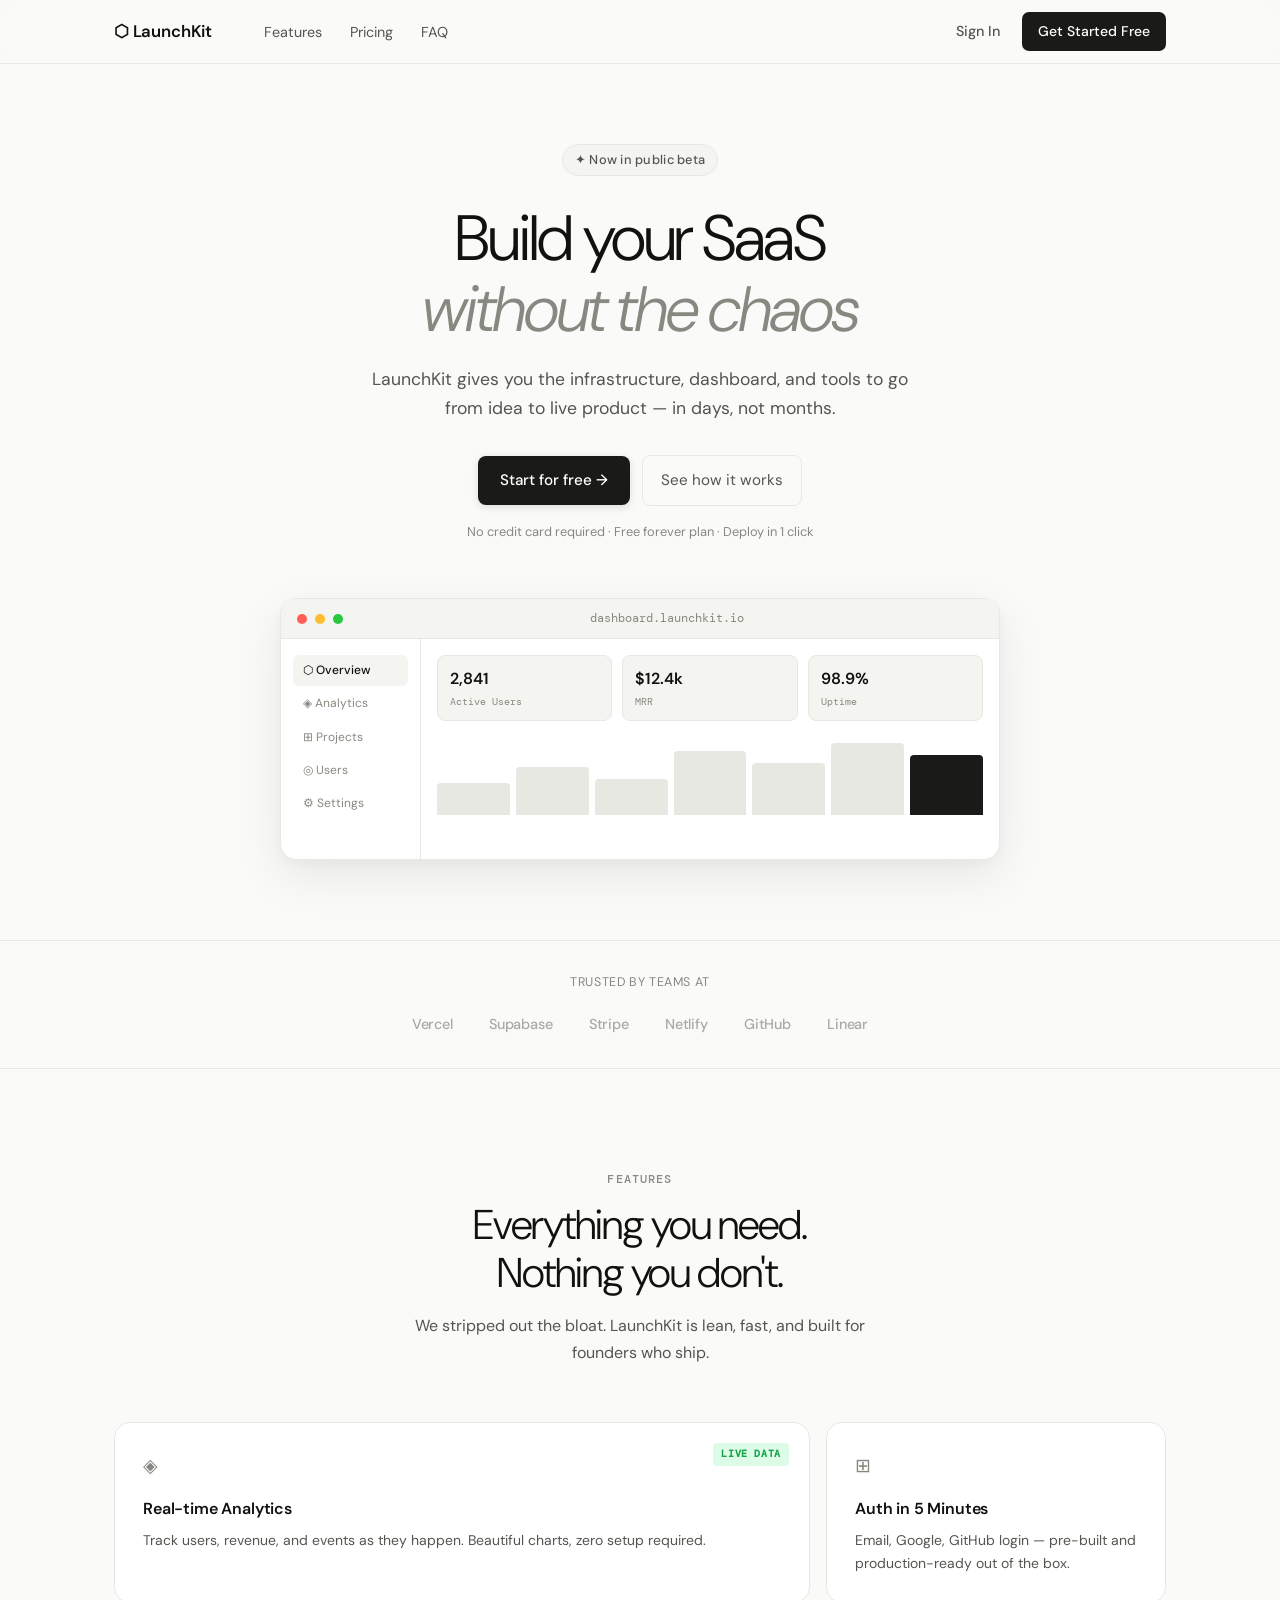
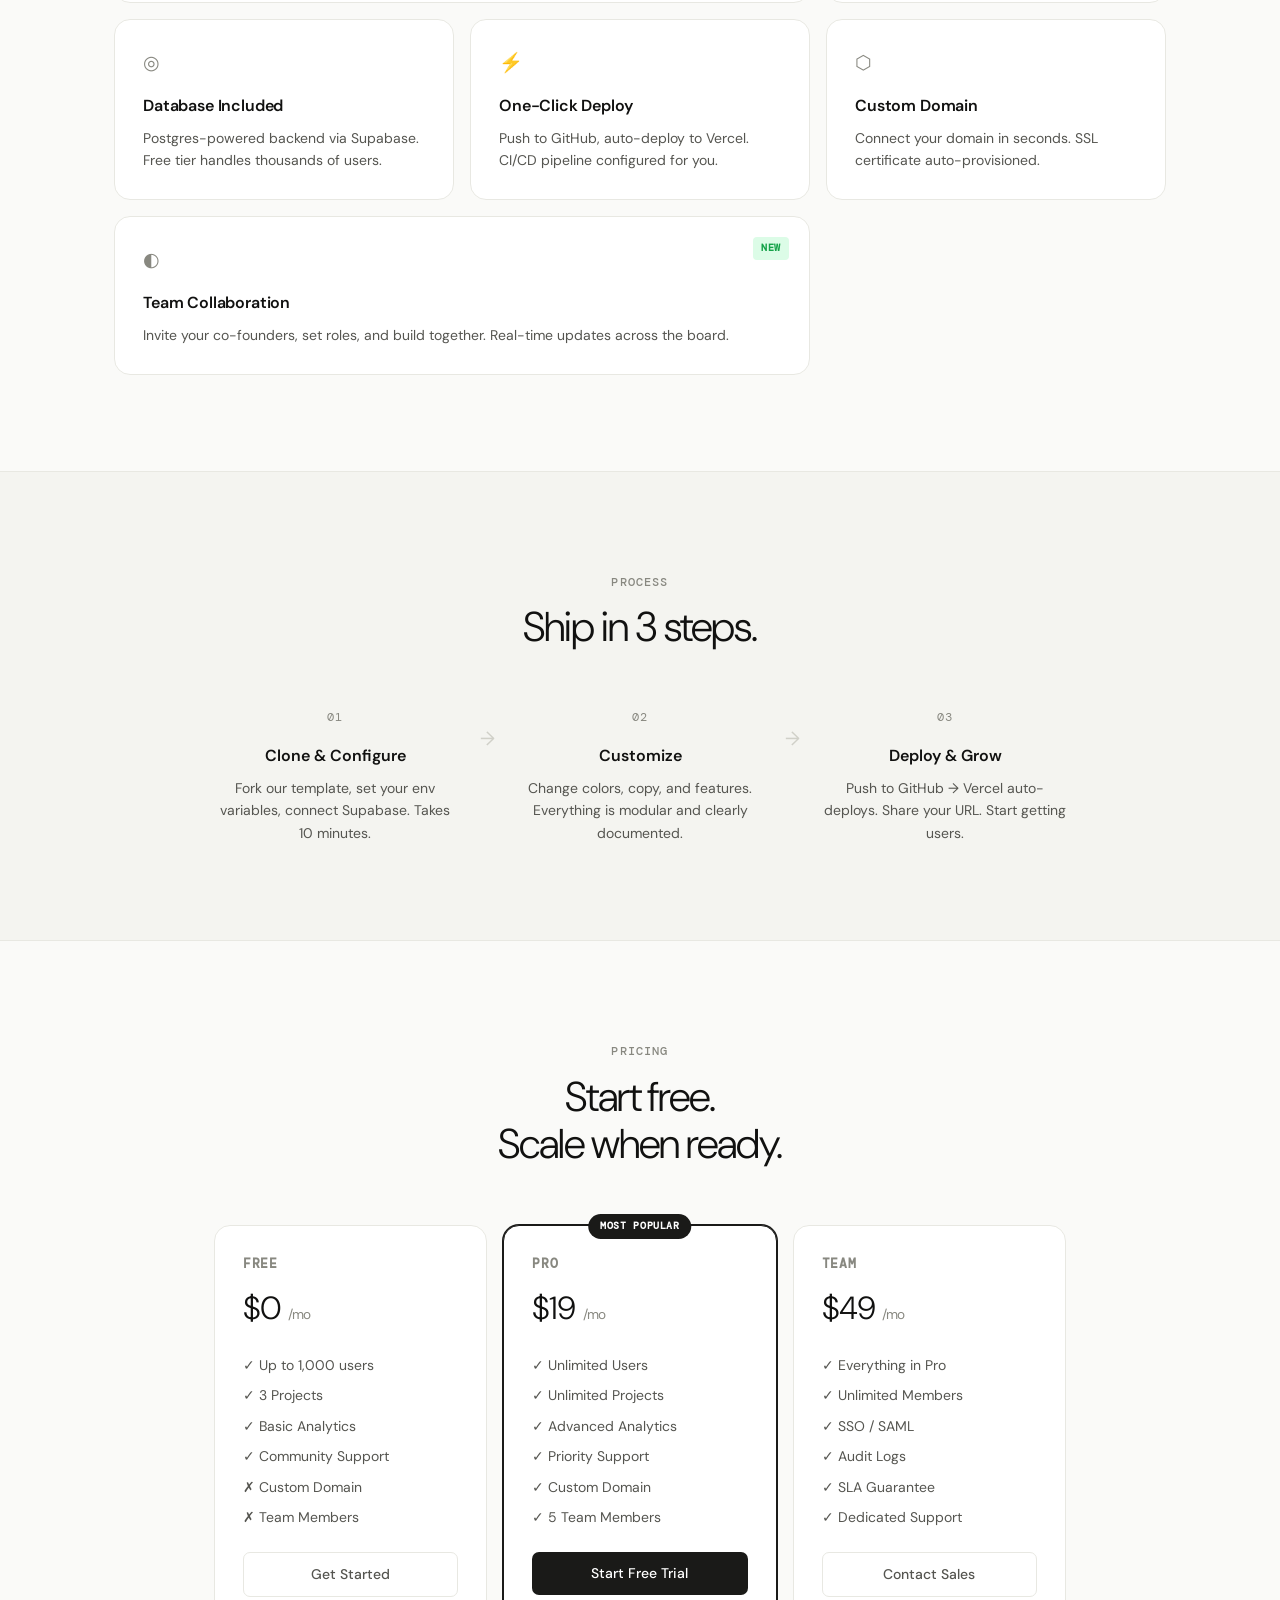
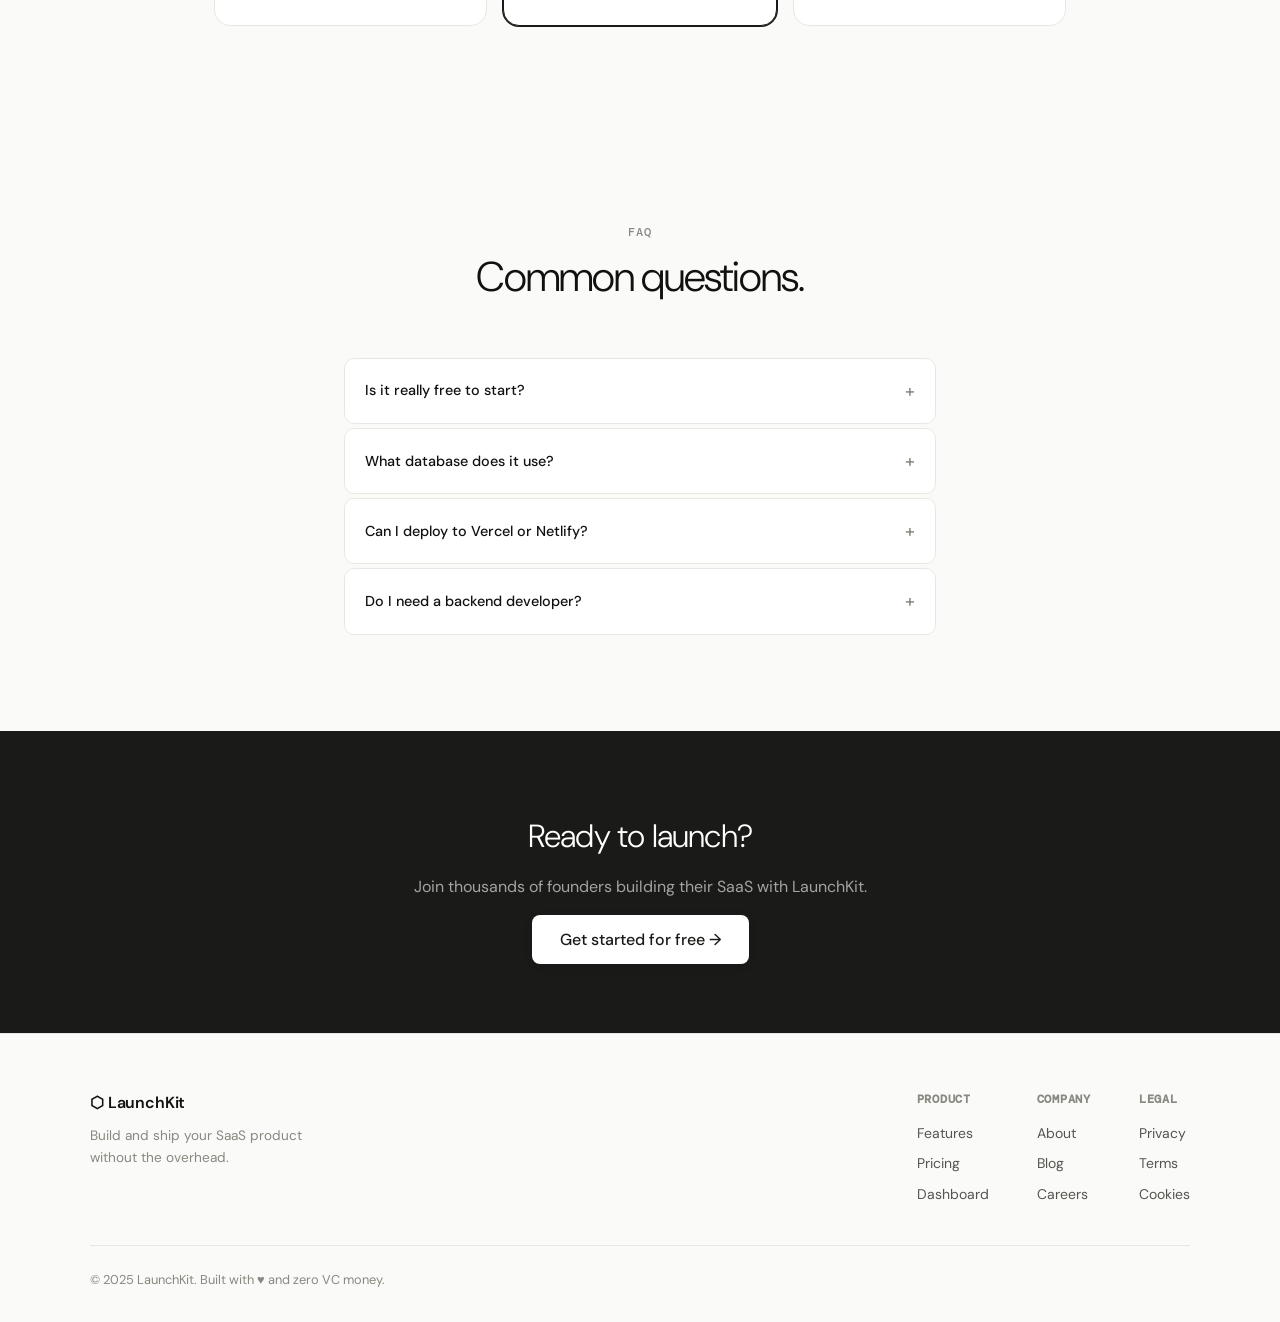
<file: index.html>
<!DOCTYPE html>
<html lang="en">
<head>
  <meta charset="UTF-8" />
  <meta name="viewport" content="width=device-width, initial-scale=1.0"/>
  <title>LaunchKit — Build Faster, Ship Smarter</title>
  <link rel="stylesheet" href="style.css"/>
  <link href="https://fonts.googleapis.com/css2?family=DM+Sans:ital,wght@0,300;0,400;0,500;0,600;1,400&family=DM+Mono:wght@400;500&display=swap" rel="stylesheet"/>
</head>
<body>

  <!-- NAV -->
  <nav class="nav" id="navbar">
    <div class="nav-inner">
      <a href="/" class="logo">⬡ LaunchKit</a>
      <ul class="nav-links">
        <li><a href="#features">Features</a></li>
        <li><a href="#pricing">Pricing</a></li>
        <li><a href="#faq">FAQ</a></li>
      </ul>
      <div class="nav-cta">
        <a href="login.html" class="btn-ghost">Sign In</a>
        <a href="dashboard.html" class="btn-solid">Get Started Free</a>
      </div>
    </div>
  </nav>

  <!-- HERO -->
  <section class="hero">
    <div class="hero-badge">✦ Now in public beta</div>
    <h1 class="hero-title">Build your SaaS<br/><em>without the chaos</em></h1>
    <p class="hero-sub">LaunchKit gives you the infrastructure, dashboard, and tools to go from idea to live product — in days, not months.</p>
    <div class="hero-actions">
      <a href="dashboard.html" class="btn-primary">Start for free →</a>
      <a href="#features" class="btn-secondary">See how it works</a>
    </div>
    <div class="hero-meta">No credit card required · Free forever plan · Deploy in 1 click</div>

    <div class="hero-visual">
      <div class="dash-preview">
        <div class="dp-bar">
          <span class="dp-dot r"></span><span class="dp-dot y"></span><span class="dp-dot g"></span>
          <span class="dp-title">dashboard.launchkit.io</span>
        </div>
        <div class="dp-body">
          <div class="dp-sidebar">
            <div class="dp-sitem active">⬡ Overview</div>
            <div class="dp-sitem">◈ Analytics</div>
            <div class="dp-sitem">⊞ Projects</div>
            <div class="dp-sitem">◎ Users</div>
            <div class="dp-sitem">⚙ Settings</div>
          </div>
          <div class="dp-main">
            <div class="dp-cards">
              <div class="dp-card"><span class="dp-num">2,841</span><span class="dp-label">Active Users</span></div>
              <div class="dp-card"><span class="dp-num">$12.4k</span><span class="dp-label">MRR</span></div>
              <div class="dp-card"><span class="dp-num">98.9%</span><span class="dp-label">Uptime</span></div>
            </div>
            <div class="dp-chart">
              <div class="dp-bar-wrap">
                <div class="dp-bar-item" style="height:40%"></div>
                <div class="dp-bar-item" style="height:60%"></div>
                <div class="dp-bar-item" style="height:45%"></div>
                <div class="dp-bar-item" style="height:80%"></div>
                <div class="dp-bar-item" style="height:65%"></div>
                <div class="dp-bar-item" style="height:90%"></div>
                <div class="dp-bar-item active" style="height:75%"></div>
              </div>
            </div>
          </div>
        </div>
      </div>
    </div>
  </section>

  <!-- LOGOS -->
  <section class="logos">
    <p class="logos-label">Trusted by teams at</p>
    <div class="logos-row">
      <span>Vercel</span><span>Supabase</span><span>Stripe</span><span>Netlify</span><span>GitHub</span><span>Linear</span>
    </div>
  </section>

  <!-- FEATURES -->
  <section class="features" id="features">
    <div class="section-header">
      <span class="section-tag">Features</span>
      <h2>Everything you need.<br/>Nothing you don't.</h2>
      <p>We stripped out the bloat. LaunchKit is lean, fast, and built for founders who ship.</p>
    </div>
    <div class="features-grid">
      <div class="feat-card feat-big">
        <div class="feat-icon">◈</div>
        <h3>Real-time Analytics</h3>
        <p>Track users, revenue, and events as they happen. Beautiful charts, zero setup required.</p>
        <div class="feat-tag">Live data</div>
      </div>
      <div class="feat-card">
        <div class="feat-icon">⊞</div>
        <h3>Auth in 5 Minutes</h3>
        <p>Email, Google, GitHub login — pre-built and production-ready out of the box.</p>
      </div>
      <div class="feat-card">
        <div class="feat-icon">◎</div>
        <h3>Database Included</h3>
        <p>Postgres-powered backend via Supabase. Free tier handles thousands of users.</p>
      </div>
      <div class="feat-card">
        <div class="feat-icon">⚡</div>
        <h3>One-Click Deploy</h3>
        <p>Push to GitHub, auto-deploy to Vercel. CI/CD pipeline configured for you.</p>
      </div>
      <div class="feat-card">
        <div class="feat-icon">⬡</div>
        <h3>Custom Domain</h3>
        <p>Connect your domain in seconds. SSL certificate auto-provisioned.</p>
      </div>
      <div class="feat-card feat-big right">
        <div class="feat-icon">◐</div>
        <h3>Team Collaboration</h3>
        <p>Invite your co-founders, set roles, and build together. Real-time updates across the board.</p>
        <div class="feat-tag">New</div>
      </div>
    </div>
  </section>

  <!-- HOW IT WORKS -->
  <section class="how" id="how">
    <div class="section-header">
      <span class="section-tag">Process</span>
      <h2>Ship in 3 steps.</h2>
    </div>
    <div class="steps">
      <div class="step">
        <div class="step-num">01</div>
        <h3>Clone & Configure</h3>
        <p>Fork our template, set your env variables, connect Supabase. Takes 10 minutes.</p>
      </div>
      <div class="step-divider">→</div>
      <div class="step">
        <div class="step-num">02</div>
        <h3>Customize</h3>
        <p>Change colors, copy, and features. Everything is modular and clearly documented.</p>
      </div>
      <div class="step-divider">→</div>
      <div class="step">
        <div class="step-num">03</div>
        <h3>Deploy & Grow</h3>
        <p>Push to GitHub → Vercel auto-deploys. Share your URL. Start getting users.</p>
      </div>
    </div>
  </section>

  <!-- PRICING -->
  <section class="pricing" id="pricing">
    <div class="section-header">
      <span class="section-tag">Pricing</span>
      <h2>Start free.<br/>Scale when ready.</h2>
    </div>
    <div class="pricing-grid">
      <div class="plan">
        <div class="plan-name">Free</div>
        <div class="plan-price">$0 <span>/mo</span></div>
        <ul class="plan-features">
          <li>✓ Up to 1,000 users</li>
          <li>✓ 3 Projects</li>
          <li>✓ Basic Analytics</li>
          <li>✓ Community Support</li>
          <li>✗ Custom Domain</li>
          <li>✗ Team Members</li>
        </ul>
        <a href="dashboard.html" class="btn-plan-ghost">Get Started</a>
      </div>
      <div class="plan plan-featured">
        <div class="plan-badge">Most Popular</div>
        <div class="plan-name">Pro</div>
        <div class="plan-price">$19 <span>/mo</span></div>
        <ul class="plan-features">
          <li>✓ Unlimited Users</li>
          <li>✓ Unlimited Projects</li>
          <li>✓ Advanced Analytics</li>
          <li>✓ Priority Support</li>
          <li>✓ Custom Domain</li>
          <li>✓ 5 Team Members</li>
        </ul>
        <a href="dashboard.html" class="btn-plan-solid">Start Free Trial</a>
      </div>
      <div class="plan">
        <div class="plan-name">Team</div>
        <div class="plan-price">$49 <span>/mo</span></div>
        <ul class="plan-features">
          <li>✓ Everything in Pro</li>
          <li>✓ Unlimited Members</li>
          <li>✓ SSO / SAML</li>
          <li>✓ Audit Logs</li>
          <li>✓ SLA Guarantee</li>
          <li>✓ Dedicated Support</li>
        </ul>
        <a href="dashboard.html" class="btn-plan-ghost">Contact Sales</a>
      </div>
    </div>
  </section>

  <!-- FAQ -->
  <section class="faq" id="faq">
    <div class="section-header">
      <span class="section-tag">FAQ</span>
      <h2>Common questions.</h2>
    </div>
    <div class="faq-list">
      <details class="faq-item">
        <summary>Is it really free to start?</summary>
        <p>Yes. Our free tier is generous and never expires. No credit card needed. You only upgrade when your business grows.</p>
      </details>
      <details class="faq-item">
        <summary>What database does it use?</summary>
        <p>We use Supabase (Postgres) for the database. Their free tier gives you 500MB storage and handles thousands of rows — more than enough to start.</p>
      </details>
      <details class="faq-item">
        <summary>Can I deploy to Vercel or Netlify?</summary>
        <p>Absolutely. LaunchKit is built for both. We include a vercel.json and netlify.toml config. Just connect your GitHub repo and it deploys automatically.</p>
      </details>
      <details class="faq-item">
        <summary>Do I need a backend developer?</summary>
        <p>No. Supabase handles the backend, auth, and database. You just write frontend code and configure the dashboard. No server management needed.</p>
      </details>
    </div>
  </section>

  <!-- CTA BANNER -->
  <section class="cta-banner">
    <h2>Ready to launch?</h2>
    <p>Join thousands of founders building their SaaS with LaunchKit.</p>
    <a href="dashboard.html" class="btn-primary large">Get started for free →</a>
  </section>

  <!-- FOOTER -->
  <footer class="footer">
    <div class="footer-inner">
      <div class="footer-brand">
        <span class="logo">⬡ LaunchKit</span>
        <p>Build and ship your SaaS product without the overhead.</p>
      </div>
      <div class="footer-links">
        <div>
          <h4>Product</h4>
          <a href="#features">Features</a>
          <a href="#pricing">Pricing</a>
          <a href="dashboard.html">Dashboard</a>
        </div>
        <div>
          <h4>Company</h4>
          <a href="#">About</a>
          <a href="#">Blog</a>
          <a href="#">Careers</a>
        </div>
        <div>
          <h4>Legal</h4>
          <a href="#">Privacy</a>
          <a href="#">Terms</a>
          <a href="#">Cookies</a>
        </div>
      </div>
    </div>
    <div class="footer-bottom">
      <p>© 2025 LaunchKit. Built with ♥ and zero VC money.</p>
    </div>
  </footer>

  <script src="main.js"></script>
</body>
</html>
</file>
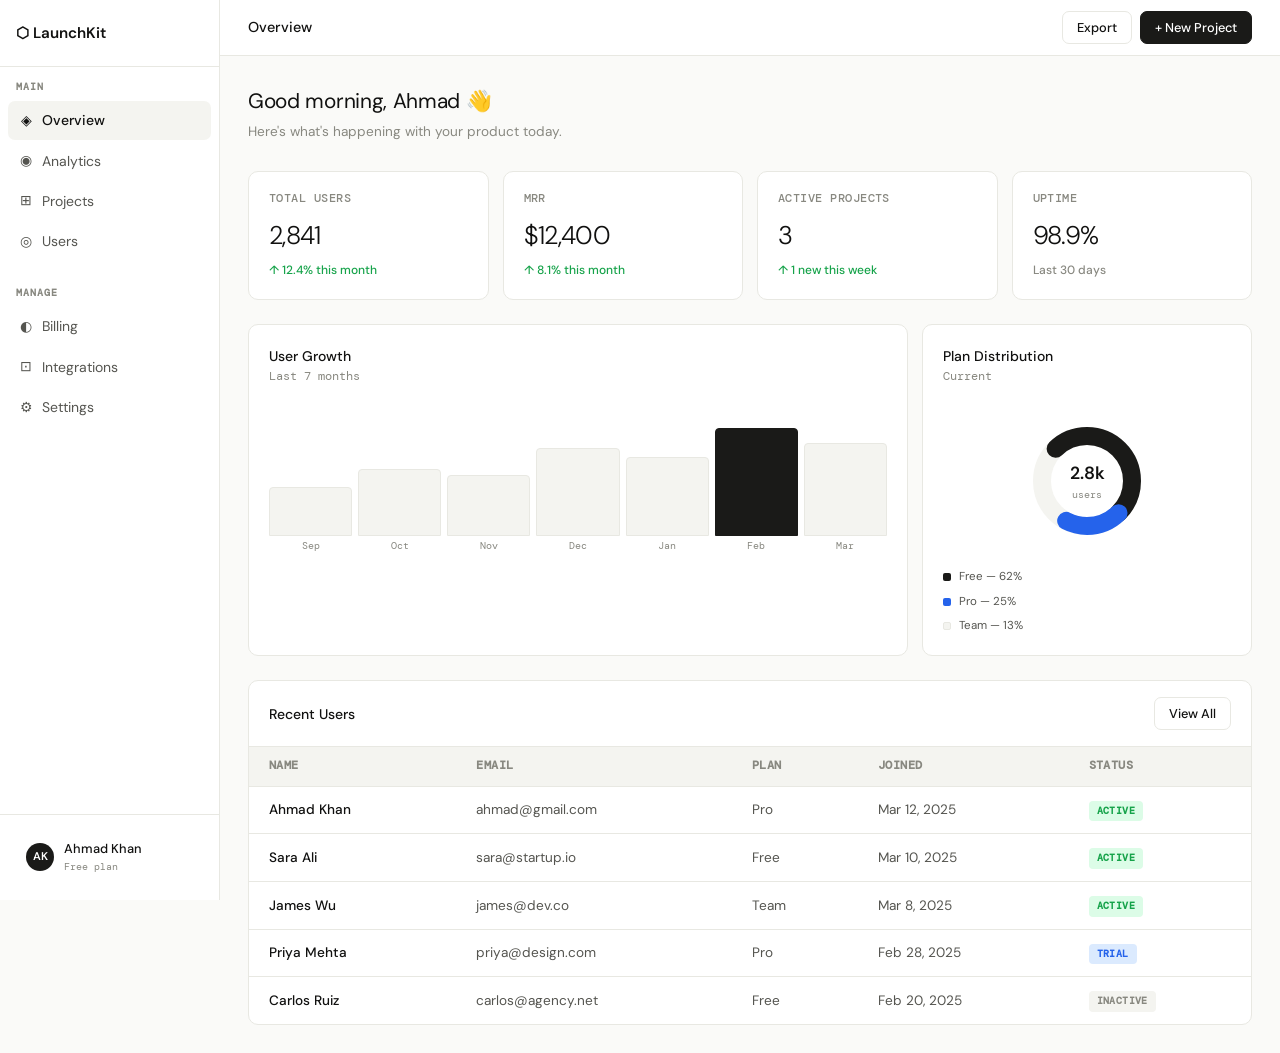
<file: dashboard.html>
<!DOCTYPE html>
<html lang="en">
<head>
  <meta charset="UTF-8"/>
  <meta name="viewport" content="width=device-width, initial-scale=1.0"/>
  <title>Dashboard — LaunchKit</title>
  <link rel="stylesheet" href="style.css"/>
  <link href="https://fonts.googleapis.com/css2?family=DM+Sans:ital,wght@0,300;0,400;0,500;0,600;1,400&family=DM+Mono:wght@400;500&display=swap" rel="stylesheet"/>
</head>
<body>
<div class="dash-layout">

  <!-- SIDEBAR -->
  <aside class="sidebar">
    <div class="sidebar-top">
      <a href="index.html" class="sidebar-logo">⬡ LaunchKit</a>
    </div>
    <nav class="sidebar-nav">
      <div class="nav-section">
        <div class="nav-section-label">Main</div>
        <a href="dashboard.html" class="nav-item active">
          <span class="icon">◈</span> Overview
        </a>
        <a href="#" class="nav-item">
          <span class="icon">◉</span> Analytics
        </a>
        <a href="#" class="nav-item">
          <span class="icon">⊞</span> Projects
        </a>
        <a href="#" class="nav-item">
          <span class="icon">◎</span> Users
        </a>
      </div>
      <div class="nav-section">
        <div class="nav-section-label">Manage</div>
        <a href="#" class="nav-item">
          <span class="icon">◐</span> Billing
        </a>
        <a href="#" class="nav-item">
          <span class="icon">⊡</span> Integrations
        </a>
        <a href="#" class="nav-item">
          <span class="icon">⚙</span> Settings
        </a>
      </div>
    </nav>
    <div class="sidebar-bottom">
      <div class="user-chip">
        <div class="user-avatar">AK</div>
        <div class="user-info">
          <div class="user-name">Ahmad Khan</div>
          <div class="user-plan">Free plan</div>
        </div>
      </div>
    </div>
  </aside>

  <!-- MAIN -->
  <main class="dash-main">
    <div class="dash-topbar">
      <span class="dash-topbar-title">Overview</span>
      <div class="dash-topbar-right">
        <button class="topbar-btn">Export</button>
        <button class="topbar-btn primary">+ New Project</button>
      </div>
    </div>

    <div class="dash-content">
      <div class="dash-greeting">
        <h1>Good morning, Ahmad 👋</h1>
        <p>Here's what's happening with your product today.</p>
      </div>

      <!-- STATS -->
      <div class="stat-grid">
        <div class="stat-card">
          <div class="stat-label">Total Users</div>
          <div class="stat-value" id="stat-users">2,841</div>
          <div class="stat-change">↑ 12.4% this month</div>
        </div>
        <div class="stat-card">
          <div class="stat-label">MRR</div>
          <div class="stat-value" id="stat-mrr">$12,400</div>
          <div class="stat-change">↑ 8.1% this month</div>
        </div>
        <div class="stat-card">
          <div class="stat-label">Active Projects</div>
          <div class="stat-value">3</div>
          <div class="stat-change">↑ 1 new this week</div>
        </div>
        <div class="stat-card">
          <div class="stat-label">Uptime</div>
          <div class="stat-value">98.9%</div>
          <div class="stat-change" style="color:var(--text-3)">Last 30 days</div>
        </div>
      </div>

      <!-- CHARTS -->
      <div class="chart-row">
        <div class="chart-card">
          <div class="chart-card-header">
            <div>
              <div class="chart-card-title">User Growth</div>
              <div class="chart-card-sub">Last 7 months</div>
            </div>
          </div>
          <div class="chart-bars" id="chart-bars">
            <!-- filled by JS -->
          </div>
        </div>
        <div class="chart-card">
          <div class="chart-card-header">
            <div>
              <div class="chart-card-title">Plan Distribution</div>
              <div class="chart-card-sub">Current</div>
            </div>
          </div>
          <div class="donut-wrap">
            <svg class="donut-svg" viewBox="0 0 120 120">
              <circle cx="60" cy="60" r="45" fill="none" stroke="#f4f4f0" stroke-width="18"/>
              <circle cx="60" cy="60" r="45" fill="none" stroke="#1a1a18" stroke-width="18"
                stroke-dasharray="141.3 141.3" stroke-dashoffset="35"
                stroke-linecap="round" transform="rotate(-90 60 60)"/>
              <circle cx="60" cy="60" r="45" fill="none" stroke="#2563eb" stroke-width="18"
                stroke-dasharray="56.5 226.1" stroke-dashoffset="-106.3"
                stroke-linecap="round" transform="rotate(-90 60 60)"/>
            </svg>
            <div class="donut-center">
              <div class="donut-pct">2.8k</div>
              <div class="donut-lbl">users</div>
            </div>
          </div>
          <div class="donut-legend">
            <div class="legend-item"><span class="legend-dot" style="background:var(--accent)"></span> Free — 62%</div>
            <div class="legend-item"><span class="legend-dot" style="background:#2563eb"></span> Pro — 25%</div>
            <div class="legend-item"><span class="legend-dot" style="background:#f4f4f0;border:1px solid #e8e8e2"></span> Team — 13%</div>
          </div>
        </div>
      </div>

      <!-- USER TABLE -->
      <div class="table-card">
        <div class="table-card-header">
          <div class="chart-card-title">Recent Users</div>
          <button class="topbar-btn">View All</button>
        </div>
        <table>
          <thead>
            <tr>
              <th>Name</th>
              <th>Email</th>
              <th>Plan</th>
              <th>Joined</th>
              <th>Status</th>
            </tr>
          </thead>
          <tbody id="user-table">
            <!-- filled by JS -->
          </tbody>
        </table>
      </div>
    </div>
  </main>
</div>

<script>
  // Chart bars
  const months = ['Sep','Oct','Nov','Dec','Jan','Feb','Mar'];
  const vals = [38, 52, 47, 68, 61, 83, 72];
  const barsEl = document.getElementById('chart-bars');
  months.forEach((m, i) => {
    const el = document.createElement('div');
    el.className = 'chart-bar' + (i === 5 ? ' highlight' : '');
    el.style.height = vals[i] + '%';
    el.innerHTML = `<span>${m}</span>`;
    barsEl.appendChild(el);
  });

  // User table
  const users = [
    { name: 'Ahmad Khan', email: 'ahmad@gmail.com', plan: 'Pro', joined: 'Mar 12, 2025', status: 'active' },
    { name: 'Sara Ali', email: 'sara@startup.io', plan: 'Free', joined: 'Mar 10, 2025', status: 'active' },
    { name: 'James Wu', email: 'james@dev.co', plan: 'Team', joined: 'Mar 8, 2025', status: 'active' },
    { name: 'Priya Mehta', email: 'priya@design.com', plan: 'Pro', joined: 'Feb 28, 2025', status: 'trial' },
    { name: 'Carlos Ruiz', email: 'carlos@agency.net', plan: 'Free', joined: 'Feb 20, 2025', status: 'inactive' },
  ];

  const tbody = document.getElementById('user-table');
  users.forEach(u => {
    const tr = document.createElement('tr');
    tr.innerHTML = `
      <td>${u.name}</td>
      <td>${u.email}</td>
      <td>${u.plan}</td>
      <td>${u.joined}</td>
      <td><span class="badge ${u.status}">${u.status}</span></td>
    `;
    tbody.appendChild(tr);
  });

  // Animate stats
  function animateVal(el, target, prefix = '', suffix = '') {
    let start = 0;
    const step = target / 40;
    const interval = setInterval(() => {
      start = Math.min(start + step, target);
      el.textContent = prefix + Math.floor(start).toLocaleString() + suffix;
      if (start >= target) clearInterval(interval);
    }, 30);
  }
  animateVal(document.getElementById('stat-users'), 2841);
  animateVal(document.getElementById('stat-mrr'), 12400, '$');
</script>
</body>
</html>
</file>
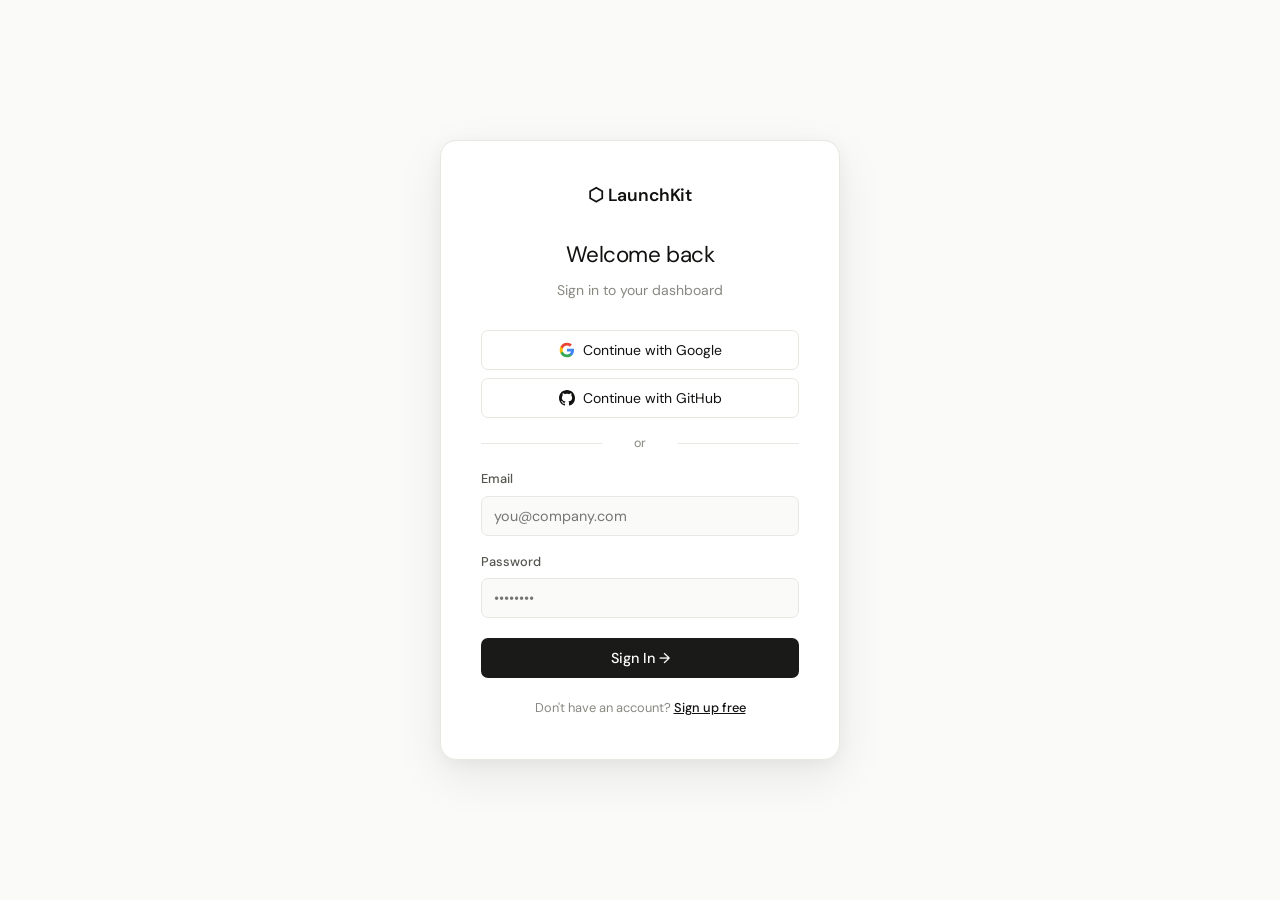
<file: login.html>
<!DOCTYPE html>
<html lang="en">
<head>
  <meta charset="UTF-8"/>
  <meta name="viewport" content="width=device-width, initial-scale=1.0"/>
  <title>Sign In — LaunchKit</title>
  <link rel="stylesheet" href="style.css"/>
  <link href="https://fonts.googleapis.com/css2?family=DM+Sans:ital,wght@0,300;0,400;0,500;0,600;1,400&family=DM+Mono:wght@400;500&display=swap" rel="stylesheet"/>
</head>
<body>
  <div class="auth-page">
    <div class="auth-card">
      <a href="index.html" class="logo">⬡ LaunchKit</a>
      <h1>Welcome back</h1>
      <p class="auth-sub">Sign in to your dashboard</p>

      <button class="btn-oauth" onclick="window.location='dashboard.html'">
        <svg width="16" height="16" viewBox="0 0 24 24" fill="none" xmlns="http://www.w3.org/2000/svg"><path d="M22.56 12.25c0-.78-.07-1.53-.2-2.25H12v4.26h5.92c-.26 1.37-1.04 2.53-2.21 3.31v2.77h3.57c2.08-1.92 3.28-4.74 3.28-8.09z" fill="#4285F4"/><path d="M12 23c2.97 0 5.46-.98 7.28-2.66l-3.57-2.77c-.98.66-2.23 1.06-3.71 1.06-2.86 0-5.29-1.93-6.16-4.53H2.18v2.84C3.99 20.53 7.7 23 12 23z" fill="#34A853"/><path d="M5.84 14.09c-.22-.66-.35-1.36-.35-2.09s.13-1.43.35-2.09V7.07H2.18C1.43 8.55 1 10.22 1 12s.43 3.45 1.18 4.93l2.85-2.22.81-.62z" fill="#FBBC05"/><path d="M12 5.38c1.62 0 3.06.56 4.21 1.64l3.15-3.15C17.45 2.09 14.97 1 12 1 7.7 1 3.99 3.47 2.18 7.07l3.66 2.84c.87-2.6 3.3-4.53 6.16-4.53z" fill="#EA4335"/></svg>
        Continue with Google
      </button>
      <button class="btn-oauth" onclick="window.location='dashboard.html'">
        <svg width="16" height="16" viewBox="0 0 24 24" fill="currentColor"><path d="M12 0C5.37 0 0 5.37 0 12c0 5.31 3.435 9.795 8.205 11.385.6.105.825-.255.825-.57 0-.285-.015-1.23-.015-2.235-3.015.555-3.795-.735-4.035-1.41-.135-.345-.72-1.41-1.23-1.695-.42-.225-1.02-.78-.015-.795.945-.015 1.62.87 1.845 1.23 1.08 1.815 2.805 1.305 3.495.99.105-.78.42-1.305.765-1.605-2.67-.3-5.46-1.335-5.46-5.925 0-1.305.465-2.385 1.23-3.225-.12-.3-.54-1.53.12-3.18 0 0 1.005-.315 3.3 1.23.96-.27 1.98-.405 3-.405s2.04.135 3 .405c2.295-1.56 3.3-1.23 3.3-1.23.66 1.65.24 2.88.12 3.18.765.84 1.23 1.905 1.23 3.225 0 4.605-2.805 5.625-5.475 5.925.435.375.81 1.095.81 2.22 0 1.605-.015 2.895-.015 3.3 0 .315.225.69.825.57A12.02 12.02 0 0024 12c0-6.63-5.37-12-12-12z"/></svg>
        Continue with GitHub
      </button>

      <div class="auth-divider">or</div>

      <div class="field">
        <label>Email</label>
        <input type="email" placeholder="you@company.com" id="email"/>
      </div>
      <div class="field">
        <label>Password</label>
        <input type="password" placeholder="••••••••" id="password"/>
      </div>
      <button class="btn-auth" onclick="handleLogin()">Sign In →</button>

      <p class="auth-footer">
        Don't have an account? <a href="signup.html">Sign up free</a>
      </p>
    </div>
  </div>

  <script>
    function handleLogin() {
      const email = document.getElementById('email').value;
      if (email) {
        window.location.href = 'dashboard.html';
      } else {
        document.getElementById('email').focus();
      }
    }
  </script>
</body>
</html>
</file>
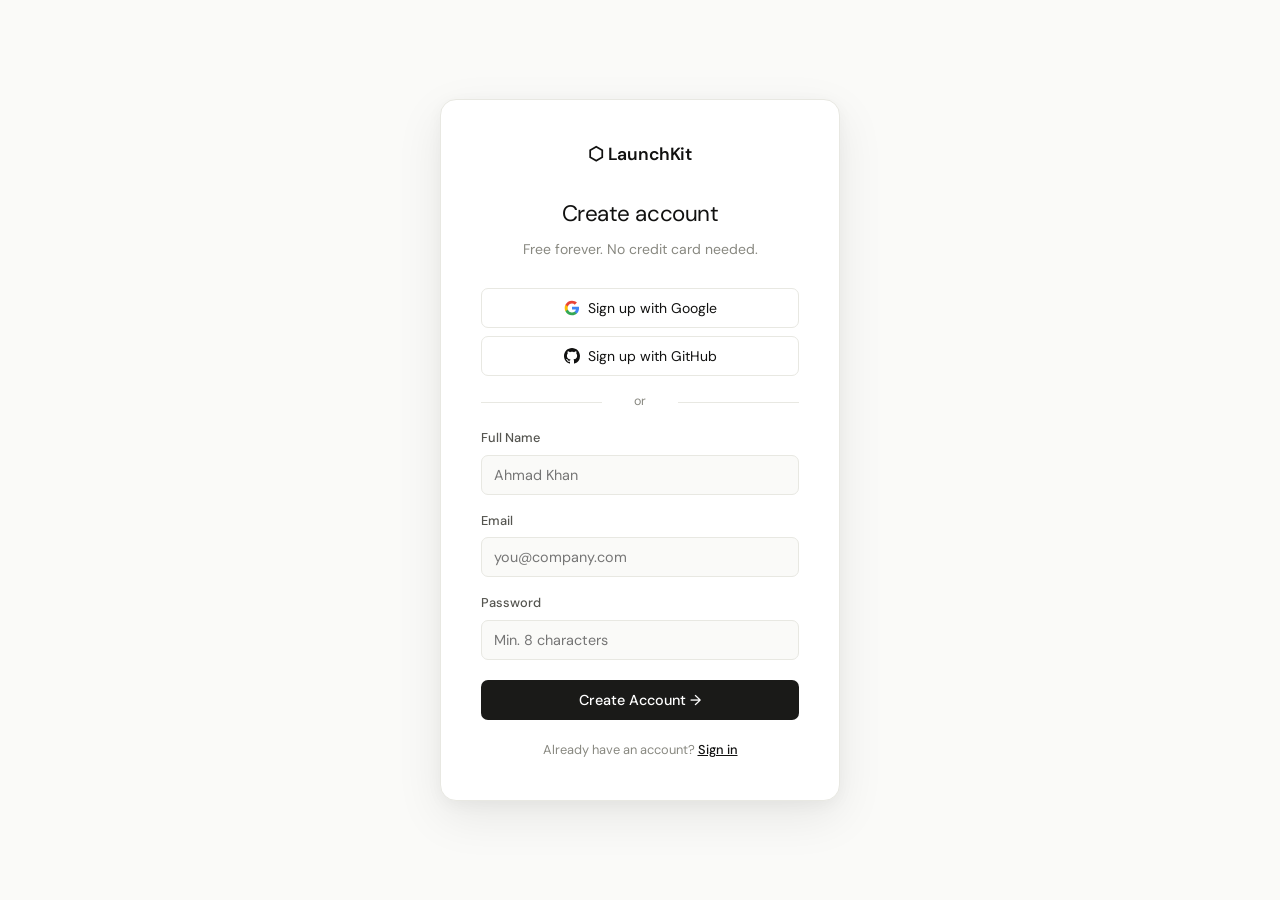
<file: signup.html>
<!DOCTYPE html>
<html lang="en">
<head>
  <meta charset="UTF-8"/>
  <meta name="viewport" content="width=device-width, initial-scale=1.0"/>
  <title>Sign Up — LaunchKit</title>
  <link rel="stylesheet" href="style.css"/>
  <link href="https://fonts.googleapis.com/css2?family=DM+Sans:ital,wght@0,300;0,400;0,500;0,600;1,400&family=DM+Mono:wght@400;500&display=swap" rel="stylesheet"/>
</head>
<body>
  <div class="auth-page">
    <div class="auth-card">
      <a href="index.html" class="logo">⬡ LaunchKit</a>
      <h1>Create account</h1>
      <p class="auth-sub">Free forever. No credit card needed.</p>

      <button class="btn-oauth" onclick="window.location='dashboard.html'">
        <svg width="16" height="16" viewBox="0 0 24 24" fill="none"><path d="M22.56 12.25c0-.78-.07-1.53-.2-2.25H12v4.26h5.92c-.26 1.37-1.04 2.53-2.21 3.31v2.77h3.57c2.08-1.92 3.28-4.74 3.28-8.09z" fill="#4285F4"/><path d="M12 23c2.97 0 5.46-.98 7.28-2.66l-3.57-2.77c-.98.66-2.23 1.06-3.71 1.06-2.86 0-5.29-1.93-6.16-4.53H2.18v2.84C3.99 20.53 7.7 23 12 23z" fill="#34A853"/><path d="M5.84 14.09c-.22-.66-.35-1.36-.35-2.09s.13-1.43.35-2.09V7.07H2.18C1.43 8.55 1 10.22 1 12s.43 3.45 1.18 4.93l2.85-2.22.81-.62z" fill="#FBBC05"/><path d="M12 5.38c1.62 0 3.06.56 4.21 1.64l3.15-3.15C17.45 2.09 14.97 1 12 1 7.7 1 3.99 3.47 2.18 7.07l3.66 2.84c.87-2.6 3.3-4.53 6.16-4.53z" fill="#EA4335"/></svg>
        Sign up with Google
      </button>
      <button class="btn-oauth" onclick="window.location='dashboard.html'">
        <svg width="16" height="16" viewBox="0 0 24 24" fill="currentColor"><path d="M12 0C5.37 0 0 5.37 0 12c0 5.31 3.435 9.795 8.205 11.385.6.105.825-.255.825-.57 0-.285-.015-1.23-.015-2.235-3.015.555-3.795-.735-4.035-1.41-.135-.345-.72-1.41-1.23-1.695-.42-.225-1.02-.78-.015-.795.945-.015 1.62.87 1.845 1.23 1.08 1.815 2.805 1.305 3.495.99.105-.78.42-1.305.765-1.605-2.67-.3-5.46-1.335-5.46-5.925 0-1.305.465-2.385 1.23-3.225-.12-.3-.54-1.53.12-3.18 0 0 1.005-.315 3.3 1.23.96-.27 1.98-.405 3-.405s2.04.135 3 .405c2.295-1.56 3.3-1.23 3.3-1.23.66 1.65.24 2.88.12 3.18.765.84 1.23 1.905 1.23 3.225 0 4.605-2.805 5.625-5.475 5.925.435.375.81 1.095.81 2.22 0 1.605-.015 2.895-.015 3.3 0 .315.225.69.825.57A12.02 12.02 0 0024 12c0-6.63-5.37-12-12-12z"/></svg>
        Sign up with GitHub
      </button>

      <div class="auth-divider">or</div>

      <div class="field">
        <label>Full Name</label>
        <input type="text" placeholder="Ahmad Khan" id="name"/>
      </div>
      <div class="field">
        <label>Email</label>
        <input type="email" placeholder="you@company.com" id="email"/>
      </div>
      <div class="field">
        <label>Password</label>
        <input type="password" placeholder="Min. 8 characters" id="password"/>
      </div>
      <button class="btn-auth" onclick="handleSignup()">Create Account →</button>

      <p class="auth-footer">
        Already have an account? <a href="login.html">Sign in</a>
      </p>
    </div>
  </div>

  <script>
    function handleSignup() {
      const email = document.getElementById('email').value;
      const name = document.getElementById('name').value;
      if (email && name) {
        window.location.href = 'dashboard.html';
      }
    }
  </script>
</body>
</html>
</file>
<file: style.css>
/* ============================================
   LAUNCHKIT — Clean SaaS Design System
   ============================================ */

*, *::before, *::after { box-sizing: border-box; margin: 0; padding: 0; }

:root {
  --bg: #fafaf8;
  --surface: #ffffff;
  --surface-2: #f4f4f0;
  --border: #e8e8e2;
  --border-strong: #d0d0c8;
  --text: #111110;
  --text-2: #555550;
  --text-3: #888880;
  --accent: #1a1a18;
  --accent-hover: #333330;
  --green: #16a34a;
  --green-light: #dcfce7;
  --blue: #2563eb;
  --blue-light: #dbeafe;
  --radius: 10px;
  --radius-lg: 16px;
  --shadow-sm: 0 1px 3px rgba(0,0,0,0.06), 0 1px 2px rgba(0,0,0,0.04);
  --shadow: 0 4px 16px rgba(0,0,0,0.06), 0 1px 4px rgba(0,0,0,0.04);
  --shadow-lg: 0 16px 48px rgba(0,0,0,0.08), 0 4px 16px rgba(0,0,0,0.04);
  --font: 'DM Sans', sans-serif;
  --mono: 'DM Mono', monospace;
  --nav-h: 64px;
}

html { scroll-behavior: smooth; }

body {
  font-family: var(--font);
  background: var(--bg);
  color: var(--text);
  line-height: 1.6;
  -webkit-font-smoothing: antialiased;
}

/* ——— NAV ——— */
.nav {
  position: fixed; top: 0; left: 0; right: 0;
  height: var(--nav-h);
  background: rgba(250,250,248,0.85);
  backdrop-filter: blur(12px);
  border-bottom: 1px solid var(--border);
  z-index: 100;
  transition: box-shadow 0.2s;
}
.nav.scrolled { box-shadow: var(--shadow-sm); }
.nav-inner {
  max-width: 1100px; margin: 0 auto;
  padding: 0 24px;
  height: 100%;
  display: flex; align-items: center; gap: 32px;
}
.logo {
  font-weight: 600; font-size: 1.05rem;
  color: var(--text); text-decoration: none;
  letter-spacing: -0.01em;
  flex-shrink: 0;
}
.nav-links {
  list-style: none;
  display: flex; gap: 4px;
  margin-left: 8px;
}
.nav-links a {
  color: var(--text-2); text-decoration: none;
  font-size: 0.9rem; font-weight: 400;
  padding: 6px 12px; border-radius: 6px;
  transition: color 0.15s, background 0.15s;
}
.nav-links a:hover { color: var(--text); background: var(--surface-2); }
.nav-cta {
  margin-left: auto;
  display: flex; align-items: center; gap: 8px;
}
.btn-ghost {
  text-decoration: none; font-size: 0.9rem; font-weight: 500;
  color: var(--text-2); padding: 8px 14px; border-radius: 7px;
  transition: color 0.15s, background 0.15s;
}
.btn-ghost:hover { color: var(--text); background: var(--surface-2); }
.btn-solid {
  text-decoration: none; font-size: 0.875rem; font-weight: 500;
  color: #fff; background: var(--accent);
  padding: 8px 16px; border-radius: 7px;
  transition: background 0.15s, transform 0.1s;
}
.btn-solid:hover { background: var(--accent-hover); transform: translateY(-1px); }

/* ——— HERO ——— */
.hero {
  padding-top: calc(var(--nav-h) + 80px);
  padding-bottom: 80px;
  text-align: center;
  max-width: 900px; margin: 0 auto;
  padding-left: 24px; padding-right: 24px;
}
.hero-badge {
  display: inline-flex; align-items: center; gap: 6px;
  font-size: 0.8rem; font-weight: 500; letter-spacing: 0.02em;
  color: var(--text-2);
  background: var(--surface-2);
  border: 1px solid var(--border);
  padding: 5px 12px; border-radius: 999px;
  margin-bottom: 28px;
  animation: fadeUp 0.5s ease both;
}
.hero-title {
  font-size: clamp(2.4rem, 6vw, 4rem);
  font-weight: 300;
  letter-spacing: -0.03em;
  line-height: 1.1;
  color: var(--text);
  margin-bottom: 20px;
  animation: fadeUp 0.5s 0.1s ease both;
}
.hero-title em {
  font-style: italic; font-weight: 300;
  color: var(--text-3);
}
.hero-sub {
  font-size: 1.1rem; font-weight: 400;
  color: var(--text-2); max-width: 540px;
  margin: 0 auto 32px;
  line-height: 1.65;
  animation: fadeUp 0.5s 0.2s ease both;
}
.hero-actions {
  display: flex; align-items: center; justify-content: center; gap: 12px;
  flex-wrap: wrap;
  margin-bottom: 16px;
  animation: fadeUp 0.5s 0.3s ease both;
}
.btn-primary {
  text-decoration: none; font-weight: 500; font-size: 0.95rem;
  color: #fff; background: var(--accent);
  padding: 12px 22px; border-radius: 8px;
  transition: background 0.15s, transform 0.1s, box-shadow 0.15s;
  box-shadow: 0 2px 8px rgba(0,0,0,0.12);
}
.btn-primary:hover { background: var(--accent-hover); transform: translateY(-1px); box-shadow: 0 4px 16px rgba(0,0,0,0.16); }
.btn-primary.large { padding: 14px 28px; font-size: 1rem; }
.btn-secondary {
  text-decoration: none; font-weight: 400; font-size: 0.95rem;
  color: var(--text-2);
  padding: 12px 18px; border-radius: 8px;
  border: 1px solid var(--border);
  transition: all 0.15s;
}
.btn-secondary:hover { color: var(--text); border-color: var(--border-strong); background: var(--surface-2); }
.hero-meta {
  font-size: 0.8rem; color: var(--text-3);
  animation: fadeUp 0.5s 0.35s ease both;
}

/* HERO VISUAL */
.hero-visual {
  margin-top: 56px;
  animation: fadeUp 0.6s 0.4s ease both;
}
.dash-preview {
  background: var(--surface);
  border: 1px solid var(--border);
  border-radius: var(--radius-lg);
  box-shadow: var(--shadow-lg);
  overflow: hidden;
  max-width: 720px; margin: 0 auto;
  text-align: left;
}
.dp-bar {
  background: var(--surface-2);
  border-bottom: 1px solid var(--border);
  padding: 10px 16px;
  display: flex; align-items: center; gap: 8px;
}
.dp-dot { width: 10px; height: 10px; border-radius: 50%; display: inline-block; }
.dp-dot.r { background: #ff5f57; }
.dp-dot.y { background: #febc2e; }
.dp-dot.g { background: #28c840; }
.dp-title {
  flex: 1; text-align: center;
  font-size: 0.75rem; font-family: var(--mono);
  color: var(--text-3);
}
.dp-body { display: flex; height: 220px; }
.dp-sidebar {
  width: 140px; border-right: 1px solid var(--border);
  padding: 16px 12px;
  display: flex; flex-direction: column; gap: 2px;
  flex-shrink: 0;
}
.dp-sitem {
  font-size: 0.75rem; color: var(--text-3);
  padding: 6px 10px; border-radius: 6px;
  cursor: default;
}
.dp-sitem.active { background: var(--surface-2); color: var(--text); font-weight: 500; }
.dp-main { flex: 1; padding: 16px; overflow: hidden; }
.dp-cards { display: flex; gap: 10px; margin-bottom: 14px; }
.dp-card {
  flex: 1; background: var(--surface-2);
  border: 1px solid var(--border);
  border-radius: 8px; padding: 10px 12px;
  display: flex; flex-direction: column; gap: 2px;
}
.dp-num { font-size: 1rem; font-weight: 600; color: var(--text); }
.dp-label { font-size: 0.65rem; color: var(--text-3); font-family: var(--mono); }
.dp-chart { flex: 1; }
.dp-bar-wrap {
  display: flex; align-items: flex-end; gap: 6px;
  height: 80px;
}
.dp-bar-item {
  flex: 1; background: var(--border);
  border-radius: 4px 4px 0 0;
  transition: background 0.2s;
}
.dp-bar-item.active { background: var(--accent); }

/* ——— LOGOS ——— */
.logos {
  border-top: 1px solid var(--border);
  border-bottom: 1px solid var(--border);
  padding: 32px 24px;
  text-align: center;
}
.logos-label { font-size: 0.78rem; color: var(--text-3); margin-bottom: 20px; letter-spacing: 0.05em; text-transform: uppercase; }
.logos-row {
  display: flex; justify-content: center; flex-wrap: wrap;
  gap: 12px 36px;
}
.logos-row span {
  font-size: 0.9rem; font-weight: 500; color: var(--text-3);
  letter-spacing: -0.01em;
  opacity: 0.7;
}

/* ——— SECTIONS SHARED ——— */
.section-header { text-align: center; margin-bottom: 56px; }
.section-tag {
  display: inline-block;
  font-size: 0.72rem; font-weight: 500; letter-spacing: 0.1em;
  text-transform: uppercase; color: var(--text-3);
  margin-bottom: 12px;
  font-family: var(--mono);
}
.section-header h2 {
  font-size: clamp(1.8rem, 4vw, 2.6rem);
  font-weight: 300; letter-spacing: -0.025em;
  line-height: 1.15; margin-bottom: 16px;
}
.section-header p {
  font-size: 1rem; color: var(--text-2);
  max-width: 480px; margin: 0 auto; line-height: 1.65;
}

/* ——— FEATURES ——— */
.features {
  max-width: 1100px; margin: 0 auto;
  padding: 96px 24px;
}
.features-grid {
  display: grid;
  grid-template-columns: repeat(3, 1fr);
  grid-template-rows: auto auto;
  gap: 16px;
}
.feat-card {
  background: var(--surface);
  border: 1px solid var(--border);
  border-radius: var(--radius-lg);
  padding: 28px;
  transition: box-shadow 0.2s, transform 0.2s;
  position: relative;
}
.feat-card:hover { box-shadow: var(--shadow); transform: translateY(-2px); }
.feat-card.feat-big { grid-column: span 2; }
.feat-card.feat-big.right { grid-column: span 2; }
.feat-icon {
  font-size: 1.2rem; margin-bottom: 14px;
  color: var(--text-3);
}
.feat-card h3 { font-size: 1rem; font-weight: 600; margin-bottom: 8px; letter-spacing: -0.01em; }
.feat-card p { font-size: 0.875rem; color: var(--text-2); line-height: 1.6; }
.feat-tag {
  position: absolute; top: 20px; right: 20px;
  font-size: 0.65rem; font-weight: 600; letter-spacing: 0.06em;
  text-transform: uppercase; font-family: var(--mono);
  background: var(--green-light); color: var(--green);
  padding: 3px 8px; border-radius: 4px;
}

/* ——— HOW IT WORKS ——— */
.how {
  background: var(--surface-2);
  border-top: 1px solid var(--border);
  border-bottom: 1px solid var(--border);
  padding: 96px 24px;
}
.steps {
  max-width: 900px; margin: 0 auto;
  display: flex; align-items: flex-start; gap: 0;
}
.step { flex: 1; padding: 0 24px; text-align: center; }
.step-num {
  font-family: var(--mono); font-size: 0.75rem;
  color: var(--text-3); margin-bottom: 16px; letter-spacing: 0.05em;
}
.step h3 { font-size: 1rem; font-weight: 600; margin-bottom: 8px; }
.step p { font-size: 0.875rem; color: var(--text-2); line-height: 1.6; }
.step-divider {
  font-size: 1.2rem; color: var(--border-strong);
  padding-top: 16px; flex-shrink: 0;
}

/* ——— PRICING ——— */
.pricing {
  max-width: 900px; margin: 0 auto;
  padding: 96px 24px;
}
.pricing-grid { display: grid; grid-template-columns: repeat(3,1fr); gap: 16px; }
.plan {
  background: var(--surface);
  border: 1px solid var(--border);
  border-radius: var(--radius-lg);
  padding: 28px;
  position: relative;
  transition: box-shadow 0.2s;
}
.plan:hover { box-shadow: var(--shadow); }
.plan-featured {
  border-color: var(--accent);
  box-shadow: 0 0 0 1px var(--accent);
}
.plan-badge {
  position: absolute; top: -12px; left: 50%; transform: translateX(-50%);
  background: var(--accent); color: #fff;
  font-size: 0.65rem; font-weight: 600; letter-spacing: 0.06em;
  text-transform: uppercase; font-family: var(--mono);
  padding: 4px 12px; border-radius: 999px;
  white-space: nowrap;
}
.plan-name { font-size: 0.8rem; font-weight: 600; letter-spacing: 0.05em; text-transform: uppercase; font-family: var(--mono); color: var(--text-3); margin-bottom: 8px; }
.plan-price { font-size: 2rem; font-weight: 300; letter-spacing: -0.03em; margin-bottom: 20px; }
.plan-price span { font-size: 0.85rem; color: var(--text-3); font-weight: 400; }
.plan-features { list-style: none; margin-bottom: 24px; display: flex; flex-direction: column; gap: 8px; }
.plan-features li { font-size: 0.875rem; color: var(--text-2); }
.plan-features li:has(✗) { color: var(--text-3); }
.btn-plan-ghost, .btn-plan-solid {
  display: block; text-align: center; text-decoration: none;
  padding: 10px 16px; border-radius: 7px;
  font-size: 0.875rem; font-weight: 500;
  transition: all 0.15s;
}
.btn-plan-ghost { border: 1px solid var(--border); color: var(--text-2); }
.btn-plan-ghost:hover { border-color: var(--border-strong); color: var(--text); background: var(--surface-2); }
.btn-plan-solid { background: var(--accent); color: #fff; }
.btn-plan-solid:hover { background: var(--accent-hover); transform: translateY(-1px); }

/* ——— FAQ ——— */
.faq { max-width: 640px; margin: 0 auto; padding: 96px 24px; }
.faq-list { display: flex; flex-direction: column; gap: 4px; }
.faq-item {
  border: 1px solid var(--border);
  border-radius: var(--radius);
  overflow: hidden;
  background: var(--surface);
}
.faq-item summary {
  padding: 18px 20px; cursor: pointer;
  font-size: 0.9rem; font-weight: 500;
  list-style: none;
  display: flex; justify-content: space-between; align-items: center;
  transition: background 0.15s;
}
.faq-item summary:hover { background: var(--surface-2); }
.faq-item summary::after { content: '+'; color: var(--text-3); font-size: 1.1rem; }
.faq-item[open] summary::after { content: '−'; }
.faq-item p { padding: 0 20px 18px; font-size: 0.875rem; color: var(--text-2); line-height: 1.65; }

/* ——— CTA BANNER ——— */
.cta-banner {
  background: var(--accent);
  padding: 80px 24px;
  text-align: center;
}
.cta-banner h2 { font-size: 2rem; font-weight: 300; color: #fff; letter-spacing: -0.025em; margin-bottom: 12px; }
.cta-banner p { color: rgba(255,255,255,0.6); margin-bottom: 28px; font-size: 1rem; }
.cta-banner .btn-primary { background: #fff; color: var(--accent); }
.cta-banner .btn-primary:hover { background: rgba(255,255,255,0.9); }

/* ——— FOOTER ——— */
.footer { border-top: 1px solid var(--border); padding: 56px 24px 32px; }
.footer-inner {
  max-width: 1100px; margin: 0 auto;
  display: flex; gap: 64px; flex-wrap: wrap;
  margin-bottom: 40px;
}
.footer-brand { flex: 1; min-width: 200px; }
.footer-brand .logo { display: block; margin-bottom: 10px; font-size: 1rem; }
.footer-brand p { font-size: 0.85rem; color: var(--text-3); line-height: 1.6; max-width: 220px; }
.footer-links { display: flex; gap: 48px; flex-wrap: wrap; }
.footer-links div { display: flex; flex-direction: column; gap: 8px; }
.footer-links h4 { font-size: 0.78rem; font-weight: 600; letter-spacing: 0.06em; text-transform: uppercase; font-family: var(--mono); color: var(--text-3); margin-bottom: 4px; }
.footer-links a { font-size: 0.875rem; color: var(--text-2); text-decoration: none; transition: color 0.15s; }
.footer-links a:hover { color: var(--text); }
.footer-bottom { max-width: 1100px; margin: 0 auto; padding-top: 24px; border-top: 1px solid var(--border); }
.footer-bottom p { font-size: 0.8rem; color: var(--text-3); }

/* ——— AUTH (LOGIN / SIGNUP) ——— */
.auth-page {
  min-height: 100vh;
  display: flex; align-items: center; justify-content: center;
  padding: 24px;
  background: var(--bg);
}
.auth-card {
  background: var(--surface);
  border: 1px solid var(--border);
  border-radius: var(--radius-lg);
  padding: 40px;
  width: 100%; max-width: 400px;
  box-shadow: var(--shadow-lg);
}
.auth-card .logo { display: block; text-align: center; margin-bottom: 28px; font-size: 1.1rem; }
.auth-card h1 { font-size: 1.4rem; font-weight: 400; letter-spacing: -0.02em; text-align: center; margin-bottom: 6px; }
.auth-card .auth-sub { text-align: center; font-size: 0.875rem; color: var(--text-3); margin-bottom: 28px; }
.field { display: flex; flex-direction: column; gap: 6px; margin-bottom: 16px; }
.field label { font-size: 0.8rem; font-weight: 500; color: var(--text-2); }
.field input {
  padding: 10px 12px;
  border: 1px solid var(--border);
  border-radius: 7px;
  font-family: var(--font); font-size: 0.9rem;
  background: var(--bg); color: var(--text);
  transition: border-color 0.15s, box-shadow 0.15s;
  outline: none;
}
.field input:focus { border-color: var(--accent); box-shadow: 0 0 0 3px rgba(26,26,24,0.08); }
.btn-auth {
  width: 100%; padding: 11px;
  background: var(--accent); color: #fff;
  border: none; border-radius: 7px;
  font-family: var(--font); font-size: 0.9rem; font-weight: 500;
  cursor: pointer; transition: background 0.15s, transform 0.1s;
  margin-top: 4px;
}
.btn-auth:hover { background: var(--accent-hover); transform: translateY(-1px); }
.auth-divider { text-align: center; font-size: 0.78rem; color: var(--text-3); margin: 16px 0; position: relative; }
.auth-divider::before, .auth-divider::after { content:''; position: absolute; top: 50%; width: 38%; height: 1px; background: var(--border); }
.auth-divider::before { left: 0; } .auth-divider::after { right: 0; }
.btn-oauth {
  width: 100%; padding: 10px;
  border: 1px solid var(--border); border-radius: 7px;
  background: var(--surface); color: var(--text);
  font-family: var(--font); font-size: 0.875rem; font-weight: 400;
  cursor: pointer; transition: all 0.15s; margin-bottom: 8px;
  display: flex; align-items: center; justify-content: center; gap: 8px;
}
.btn-oauth:hover { background: var(--surface-2); border-color: var(--border-strong); }
.auth-footer { text-align: center; font-size: 0.8rem; color: var(--text-3); margin-top: 20px; }
.auth-footer a { color: var(--text); font-weight: 500; }

/* ——— DASHBOARD ——— */
.dash-layout { display: flex; min-height: 100vh; }
.sidebar {
  width: 220px; flex-shrink: 0;
  background: var(--surface);
  border-right: 1px solid var(--border);
  display: flex; flex-direction: column;
  position: fixed; top: 0; left: 0; bottom: 0;
  overflow-y: auto;
}
.sidebar-top { padding: 20px 16px; border-bottom: 1px solid var(--border); }
.sidebar-logo { font-weight: 600; font-size: 0.95rem; color: var(--text); text-decoration: none; }
.sidebar-nav { padding: 12px 8px; flex: 1; }
.nav-section { margin-bottom: 24px; }
.nav-section-label { font-size: 0.65rem; font-weight: 600; letter-spacing: 0.1em; text-transform: uppercase; font-family: var(--mono); color: var(--text-3); padding: 0 8px; margin-bottom: 6px; }
.nav-item {
  display: flex; align-items: center; gap: 8px;
  padding: 8px 10px; border-radius: 7px;
  font-size: 0.875rem; color: var(--text-2); text-decoration: none;
  cursor: pointer; transition: all 0.15s; margin-bottom: 2px;
}
.nav-item:hover { background: var(--surface-2); color: var(--text); }
.nav-item.active { background: var(--surface-2); color: var(--text); font-weight: 500; }
.nav-item .icon { font-size: 0.85rem; width: 16px; text-align: center; }
.sidebar-bottom { padding: 16px; border-top: 1px solid var(--border); }
.user-chip {
  display: flex; align-items: center; gap: 10px;
  padding: 8px 10px; border-radius: 8px;
  cursor: pointer; transition: background 0.15s;
}
.user-chip:hover { background: var(--surface-2); }
.user-avatar {
  width: 28px; height: 28px; border-radius: 50%;
  background: var(--accent); color: #fff;
  display: flex; align-items: center; justify-content: center;
  font-size: 0.7rem; font-weight: 600; flex-shrink: 0;
}
.user-info { flex: 1; min-width: 0; }
.user-name { font-size: 0.8rem; font-weight: 500; color: var(--text); white-space: nowrap; overflow: hidden; text-overflow: ellipsis; }
.user-plan { font-size: 0.65rem; color: var(--text-3); font-family: var(--mono); }

/* DASH MAIN */
.dash-main {
  margin-left: 220px; flex: 1;
  background: var(--bg);
  min-height: 100vh;
}
.dash-topbar {
  height: 56px; border-bottom: 1px solid var(--border);
  background: var(--surface);
  padding: 0 28px;
  display: flex; align-items: center; justify-content: space-between;
  position: sticky; top: 0; z-index: 10;
}
.dash-topbar-title { font-size: 0.9rem; font-weight: 500; color: var(--text); }
.dash-topbar-right { display: flex; align-items: center; gap: 8px; }
.topbar-btn {
  padding: 7px 14px; border: 1px solid var(--border); border-radius: 7px;
  background: var(--surface); color: var(--text);
  font-family: var(--font); font-size: 0.8rem; font-weight: 500;
  cursor: pointer; transition: all 0.15s;
}
.topbar-btn:hover { background: var(--surface-2); border-color: var(--border-strong); }
.topbar-btn.primary { background: var(--accent); color: #fff; border-color: var(--accent); }
.topbar-btn.primary:hover { background: var(--accent-hover); }

.dash-content { padding: 28px; }
.dash-greeting { margin-bottom: 28px; }
.dash-greeting h1 { font-size: 1.3rem; font-weight: 400; letter-spacing: -0.015em; margin-bottom: 4px; }
.dash-greeting p { font-size: 0.85rem; color: var(--text-3); }

/* STAT CARDS */
.stat-grid { display: grid; grid-template-columns: repeat(4, 1fr); gap: 14px; margin-bottom: 24px; }
.stat-card {
  background: var(--surface); border: 1px solid var(--border);
  border-radius: var(--radius); padding: 18px 20px;
  transition: box-shadow 0.2s;
}
.stat-card:hover { box-shadow: var(--shadow-sm); }
.stat-label { font-size: 0.72rem; font-weight: 500; letter-spacing: 0.04em; text-transform: uppercase; font-family: var(--mono); color: var(--text-3); margin-bottom: 8px; }
.stat-value { font-size: 1.6rem; font-weight: 300; letter-spacing: -0.025em; color: var(--text); margin-bottom: 4px; }
.stat-change { font-size: 0.75rem; color: var(--green); font-weight: 500; }
.stat-change.neg { color: #dc2626; }

/* CHART AREA */
.chart-row { display: grid; grid-template-columns: 2fr 1fr; gap: 14px; margin-bottom: 24px; }
.chart-card {
  background: var(--surface); border: 1px solid var(--border);
  border-radius: var(--radius); padding: 20px;
}
.chart-card-header { display: flex; justify-content: space-between; align-items: center; margin-bottom: 20px; }
.chart-card-title { font-size: 0.875rem; font-weight: 500; color: var(--text); }
.chart-card-sub { font-size: 0.75rem; color: var(--text-3); font-family: var(--mono); }
.chart-bars { display: flex; align-items: flex-end; gap: 6px; height: 130px; }
.chart-bar {
  flex: 1; border-radius: 4px 4px 0 0;
  background: var(--surface-2); border: 1px solid var(--border);
  transition: background 0.2s;
  cursor: pointer; position: relative;
}
.chart-bar:hover { background: var(--accent); border-color: var(--accent); }
.chart-bar.highlight { background: var(--accent); border-color: var(--accent); }
.chart-bar span {
  position: absolute; bottom: -18px; left: 50%; transform: translateX(-50%);
  font-size: 0.6rem; color: var(--text-3); font-family: var(--mono); white-space: nowrap;
}

/* DONUT CHART */
.donut-wrap { display: flex; flex-direction: column; align-items: center; justify-content: center; height: 150px; position: relative; }
.donut-svg { width: 120px; height: 120px; }
.donut-center {
  position: absolute; text-align: center;
  top: 50%; left: 50%; transform: translate(-50%, -50%);
}
.donut-pct { font-size: 1.1rem; font-weight: 600; color: var(--text); }
.donut-lbl { font-size: 0.6rem; color: var(--text-3); font-family: var(--mono); }
.donut-legend { display: flex; flex-direction: column; gap: 6px; margin-top: 12px; width: 100%; }
.legend-item { display: flex; align-items: center; gap: 8px; font-size: 0.72rem; color: var(--text-2); }
.legend-dot { width: 8px; height: 8px; border-radius: 2px; flex-shrink: 0; }

/* TABLE */
.table-card { background: var(--surface); border: 1px solid var(--border); border-radius: var(--radius); overflow: hidden; }
.table-card-header { padding: 16px 20px; border-bottom: 1px solid var(--border); display: flex; justify-content: space-between; align-items: center; }
.table-card-title { font-size: 0.875rem; font-weight: 500; }
table { width: 100%; border-collapse: collapse; }
thead th { padding: 10px 20px; text-align: left; font-size: 0.72rem; font-weight: 600; letter-spacing: 0.04em; text-transform: uppercase; font-family: var(--mono); color: var(--text-3); background: var(--surface-2); border-bottom: 1px solid var(--border); }
tbody tr { border-bottom: 1px solid var(--border); transition: background 0.15s; }
tbody tr:last-child { border-bottom: none; }
tbody tr:hover { background: var(--surface-2); }
tbody td { padding: 12px 20px; font-size: 0.85rem; color: var(--text-2); }
tbody td:first-child { color: var(--text); font-weight: 500; }
.badge {
  display: inline-flex; align-items: center;
  padding: 2px 8px; border-radius: 4px;
  font-size: 0.65rem; font-weight: 600; letter-spacing: 0.04em;
  text-transform: uppercase; font-family: var(--mono);
}
.badge.active { background: var(--green-light); color: var(--green); }
.badge.trial { background: var(--blue-light); color: var(--blue); }
.badge.inactive { background: var(--surface-2); color: var(--text-3); }

/* ——— ANIMATIONS ——— */
@keyframes fadeUp {
  from { opacity: 0; transform: translateY(16px); }
  to { opacity: 1; transform: translateY(0); }
}

/* ——— RESPONSIVE ——— */
@media (max-width: 768px) {
  .nav-links { display: none; }
  .hero-title { font-size: 2.2rem; }
  .features-grid { grid-template-columns: 1fr; }
  .feat-card.feat-big { grid-column: span 1; }
  .pricing-grid { grid-template-columns: 1fr; }
  .steps { flex-direction: column; }
  .step-divider { transform: rotate(90deg); }
  .stat-grid { grid-template-columns: 1fr 1fr; }
  .chart-row { grid-template-columns: 1fr; }
  .sidebar { transform: translateX(-100%); }
  .dash-main { margin-left: 0; }
  .dp-sidebar { display: none; }
}
</file>
